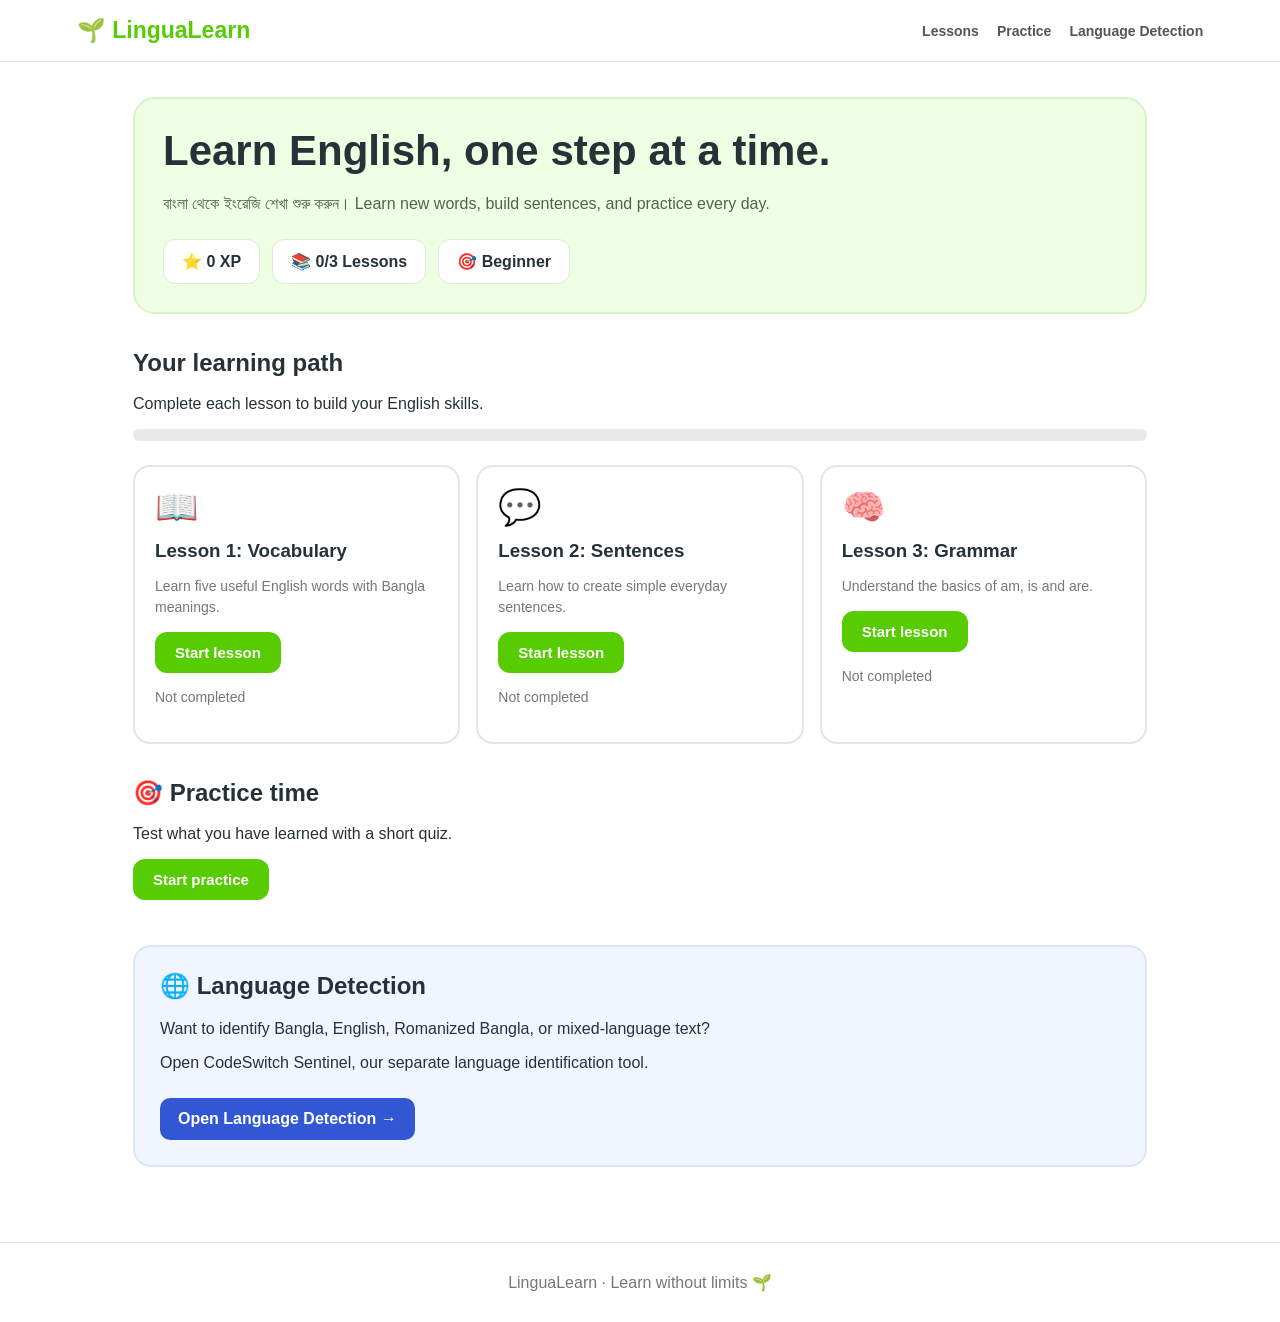
<file: learn.html>
<!DOCTYPE html>
<html lang="en">
<head>
<meta charset="UTF-8">
<meta name="viewport" content="width=device-width, initial-scale=1.0">
<title>LinguaLearn | Learn English</title>

<style>
:root {
  --green: #58cc02;
  --dark-green: #46a302;
  --ink: #263238;
  --muted: #777;
  --line: #e5e5e5;
  --bg: #f7f9fa;
}

* { box-sizing: border-box; }

body {
  margin: 0;
  font-family: Arial, sans-serif;
  color: var(--ink);
  background: white;
}

header {
  padding: 17px 6%;
  border-bottom: 1px solid var(--line);
  display: flex;
  align-items: center;
  justify-content: space-between;
  gap: 12px;
  flex-wrap: wrap;
}

.logo {
  color: var(--green);
  font-size: 23px;
  font-weight: 900;
}

nav {
  display: flex;
  gap: 18px;
  flex-wrap: wrap;
}

nav a {
  text-decoration: none;
  color: #555;
  font-weight: bold;
  font-size: 14px;
}

nav a:hover { color: var(--green); }

main {
  max-width: 1050px;
  margin: auto;
  padding: 35px 18px;
}

.hero {
  background: #efffe3;
  border: 2px solid #d7f5c4;
  border-radius: 22px;
  padding: 28px;
  margin-bottom: 30px;
}

.hero h1 {
  font-size: clamp(27px, 5vw, 42px);
  margin: 0 0 12px;
}

.hero p {
  color: #52634a;
  line-height: 1.6;
}

.stats {
  display: flex;
  gap: 12px;
  flex-wrap: wrap;
  margin-top: 22px;
}

.stat {
  background: white;
  border: 1px solid #dcebd3;
  border-radius: 12px;
  padding: 12px 18px;
  font-weight: bold;
}

.section-title {
  margin: 35px 0 18px;
  font-size: 24px;
}

.progress-wrap {
  background: #e9e9e9;
  border-radius: 20px;
  height: 12px;
  overflow: hidden;
  margin: 10px 0 24px;
}

.progress {
  height: 100%;
  width: 0%;
  background: var(--green);
  transition: width .3s;
}

.lesson-list {
  display: grid;
  grid-template-columns: repeat(auto-fit, minmax(230px, 1fr));
  gap: 16px;
}

.lesson {
  border: 2px solid var(--line);
  border-radius: 17px;
  padding: 20px;
  transition: .2s;
}

.lesson:hover {
  border-color: var(--green);
  transform: translateY(-3px);
}

.lesson-icon {
  font-size: 35px;
  margin-bottom: 12px;
}

.lesson h3 { margin: 5px 0; }

.lesson p {
  color: var(--muted);
  line-height: 1.5;
  font-size: 14px;
}

button {
  background: var(--green);
  color: white;
  border: none;
  border-radius: 12px;
  padding: 12px 20px;
  font-weight: bold;
  cursor: pointer;
  font-size: 15px;
}

button:hover { background: var(--dark-green); }

button.secondary {
  background: white;
  color: var(--green);
  border: 2px solid var(--green);
}

#lessonArea, #quizArea {
  display: none;
  margin-top: 25px;
  padding: 23px;
  border: 2px solid var(--line);
  border-radius: 18px;
}

.word {
  background: #f1fbe9;
  padding: 13px;
  border-radius: 10px;
  margin: 9px 0;
}

.question {
  border: 1px solid var(--line);
  border-radius: 12px;
  padding: 16px;
  margin: 15px 0;
}

.option {
  display: block;
  width: 100%;
  margin: 8px 0;
  text-align: left;
  background: white;
  color: var(--ink);
  border: 2px solid var(--line);
}

.option:hover {
  background: #f1fbe9;
  border-color: var(--green);
}

#feedback {
  font-weight: bold;
  margin-top: 12px;
}

.detector {
  margin-top: 45px;
  padding: 25px;
  background: #f1f5ff;
  border: 2px solid #dce5ff;
  border-radius: 18px;
}

.detector h2 { margin-top: 0; }

.detector a {
  display: inline-block;
  margin-top: 10px;
  background: #3157d5;
  color: white;
  padding: 12px 18px;
  border-radius: 10px;
  text-decoration: none;
  font-weight: bold;
}

footer {
  text-align: center;
  color: var(--muted);
  padding: 30px 15px;
  border-top: 1px solid var(--line);
  margin-top: 40px;
}
</style>
</head>

<body>

<header>
  <div class="logo">🌱 LinguaLearn</div>
  <nav>
    <a href="#lessons">Lessons</a>
    <a href="#practice">Practice</a>
    <a href="#detector">Language Detection</a>
  </nav>
</header>

<main>

<section class="hero">
  <h1>Learn English, one step at a time.</h1>
  <p>বাংলা থেকে ইংরেজি শেখা শুরু করুন। Learn new words, build sentences, and practice every day.</p>

  <div class="stats">
    <div class="stat">⭐ <span id="xp">0</span> XP</div>
    <div class="stat">📚 <span id="completed">0</span>/3 Lessons</div>
    <div class="stat">🎯 Beginner</div>
  </div>
</section>

<section id="lessons">
  <h2 class="section-title">Your learning path</h2>
  <p>Complete each lesson to build your English skills.</p>

  <div class="progress-wrap">
    <div class="progress" id="progress"></div>
  </div>

  <div class="lesson-list">

    <article class="lesson">
      <div class="lesson-icon">📖</div>
      <h3>Lesson 1: Vocabulary</h3>
      <p>Learn five useful English words with Bangla meanings.</p>
      <button onclick="openLesson(0)">Start lesson</button>
      <p id="status0">Not completed</p>
    </article>

    <article class="lesson">
      <div class="lesson-icon">💬</div>
      <h3>Lesson 2: Sentences</h3>
      <p>Learn how to create simple everyday sentences.</p>
      <button onclick="openLesson(1)">Start lesson</button>
      <p id="status1">Not completed</p>
    </article>

    <article class="lesson">
      <div class="lesson-icon">🧠</div>
      <h3>Lesson 3: Grammar</h3>
      <p>Understand the basics of am, is and are.</p>
      <button onclick="openLesson(2)">Start lesson</button>
      <p id="status2">Not completed</p>
    </article>

  </div>
</section>

<section id="lessonArea">
  <h2 id="lessonTitle"></h2>
  <div id="lessonContent"></div>
  <button onclick="completeLesson()">Complete lesson ✓</button>
  <button class="secondary" onclick="closeLesson()">Close</button>
</section>

<section id="practice">
  <h2 class="section-title">🎯 Practice time</h2>
  <p>Test what you have learned with a short quiz.</p>
  <button onclick="startQuiz()">Start practice</button>

  <div id="quizArea">
    <h3 id="questionText"></h3>
    <div id="options"></div>
    <p id="feedback"></p>
    <button id="nextButton" onclick="nextQuestion()" style="display:none">
      Next question
    </button>
    <p id="score"></p>
  </div>
</section>

<section class="detector" id="detector">
  <h2>🌐 Language Detection</h2>
  <p>Want to identify Bangla, English, Romanized Bangla, or mixed-language text?</p>
  <p>Open CodeSwitch Sentinel, our separate language identification tool.</p>
  <a href="./">Open Language Detection →</a>
</section>

</main>

<footer>
  LinguaLearn · Learn without limits 🌱
</footer>

<script>
const lessons = [
  {
    title: "Lesson 1: Vocabulary",
    content: [
      ["Apple", "আপেল"],
      ["Book", "বই"],
      ["Water", "পানি"],
      ["Friend", "বন্ধু"],
      ["School", "বিদ্যালয়"]
    ]
  },
  {
    title: "Lesson 2: Everyday sentences",
    content: [
      ["I am happy.", "আমি খুশি।"],
      ["How are you?", "তুমি কেমন আছো?"],
      ["Thank you.", "ধন্যবাদ।"],
      ["I like reading.", "আমি পড়তে ভালোবাসি।"],
      ["This is my book.", "এটি আমার বই।"]
    ]
  },
  {
    title: "Lesson 3: Grammar basics",
    content: [
      ["I am a student.", "আমি একজন শিক্ষার্থী।"],
      ["She is happy.", "সে খুশি।"],
      ["He is my friend.", "সে আমার বন্ধু।"],
      ["They are students.", "তারা শিক্ষার্থী।"],
      ["We are learning.", "আমরা শিখছি।"]
    ]
  }
];

let currentLesson = -1;
let completedLessons = JSON.parse(
  localStorage.getItem("linguaCompleted") || "[]"
);
let xp = Number(localStorage.getItem("linguaXP") || 0);

function updateStats() {
  document.getElementById("xp").textContent = xp;
  document.getElementById("completed").textContent =
    completedLessons.length;

  document.getElementById("progress").style.width =
    (completedLessons.length / 3 * 100) + "%";

  lessons.forEach((lesson, i) => {
    document.getElementById("status" + i).textContent =
      completedLessons.includes(i) ? "✓ Completed" : "Not completed";
  });
}

function openLesson(index) {
  currentLesson = index;
  const lesson = lessons[index];

  document.getElementById("lessonArea").style.display = "block";
  document.getElementById("lessonTitle").textContent = lesson.title;

  document.getElementById("lessonContent").innerHTML =
    lesson.content.map(item =>
      `<div class="word"><strong>${item[0]}</strong><br>${item[1]}</div>`
    ).join("");

  document.getElementById("lessonArea").scrollIntoView({
    behavior: "smooth"
  });
}

function completeLesson() {
  if (currentLesson < 0) return;

  if (!completedLessons.includes(currentLesson)) {
    completedLessons.push(currentLesson);
    xp += 10;

    localStorage.setItem(
      "linguaCompleted", JSON.stringify(completedLessons)
    );
    localStorage.setItem("linguaXP", xp);
  }

  updateStats();
  alert("Great work! You earned 10 XP.");
  closeLesson();
}

function closeLesson() {
  document.getElementById("lessonArea").style.display = "none";
  currentLesson = -1;
}

const questions = [
  {
    q: "What does 'Apple' mean in Bangla?",
    options: ["বই", "আপেল", "পানি"],
    answer: 1,
    explanation: "Apple means আপেল."
  },
  {
    q: "Choose the correct sentence.",
    options: ["I is happy.", "I am happy.", "I are happy."],
    answer: 1,
    explanation: "We use 'am' with I."
  },
  {
    q: "What does 'Thank you' mean?",
    options: ["ধন্যবাদ", "বিদায়", "স্বাগতম"],
    answer: 0,
    explanation: "Thank you means ধন্যবাদ."
  },
  {
    q: "Complete: She ___ happy.",
    options: ["am", "are", "is"],
    answer: 2,
    explanation: "Use 'is' with she."
  },
  {
    q: "What does 'Friend' mean?",
    options: ["শিক্ষক", "বন্ধু", "ছাত্র"],
    answer: 1,
    explanation: "Friend means বন্ধু."
  }
];

let questionIndex = 0;
let quizScore = 0;
let answered = false;

function startQuiz() {
  questionIndex = 0;
  quizScore = 0;
  document.getElementById("quizArea").style.display = "block";
  showQuestion();
  document.getElementById("quizArea").scrollIntoView({
    behavior: "smooth"
  });
}

function showQuestion() {
  answered = false;
  const q = questions[questionIndex];

  document.getElementById("questionText").textContent =
    `Question ${questionIndex + 1}/5: ${q.q}`;

  document.getElementById("feedback").textContent = "";
  document.getElementById("score").textContent = "";
  document.getElementById("nextButton").style.display = "none";

  const options = document.getElementById("options");
  options.innerHTML = "";

  q.options.forEach((option, index) => {
    const button = document.createElement("button");
    button.className = "option";
    button.textContent = option;
    button.onclick = () => checkAnswer(index);
    options.appendChild(button);
  });
}

function checkAnswer(index) {
  if (answered) return;
  answered = true;

  const q = questions[questionIndex];
  const correct = index === q.answer;

  if (correct) quizScore++;

  document.getElementById("feedback").textContent =
    (correct ? "✓ Correct! " : "Not quite. ") + q.explanation;

  document.getElementById("nextButton").style.display = "inline-block";
}

function nextQuestion() {
  questionIndex++;

  if (questionIndex < questions.length) {
    showQuestion();
  } else {
    document.getElementById("questionText").textContent =
      "Practice complete! 🎉";

    document.getElementById("options").innerHTML = "";
    document.getElementById("feedback").textContent =
      "Your score: " + quizScore + " out of 5.";

    document.getElementById("nextButton").style.display = "none";
    document.getElementById("score").textContent =
      "Keep practicing to improve!";

    if (quizScore === 5) {
      xp += 10;
      localStorage.setItem("linguaXP", xp);
      updateStats();
    }
  }
}

updateStats();
</script>

</body>
  </html>
</file>
